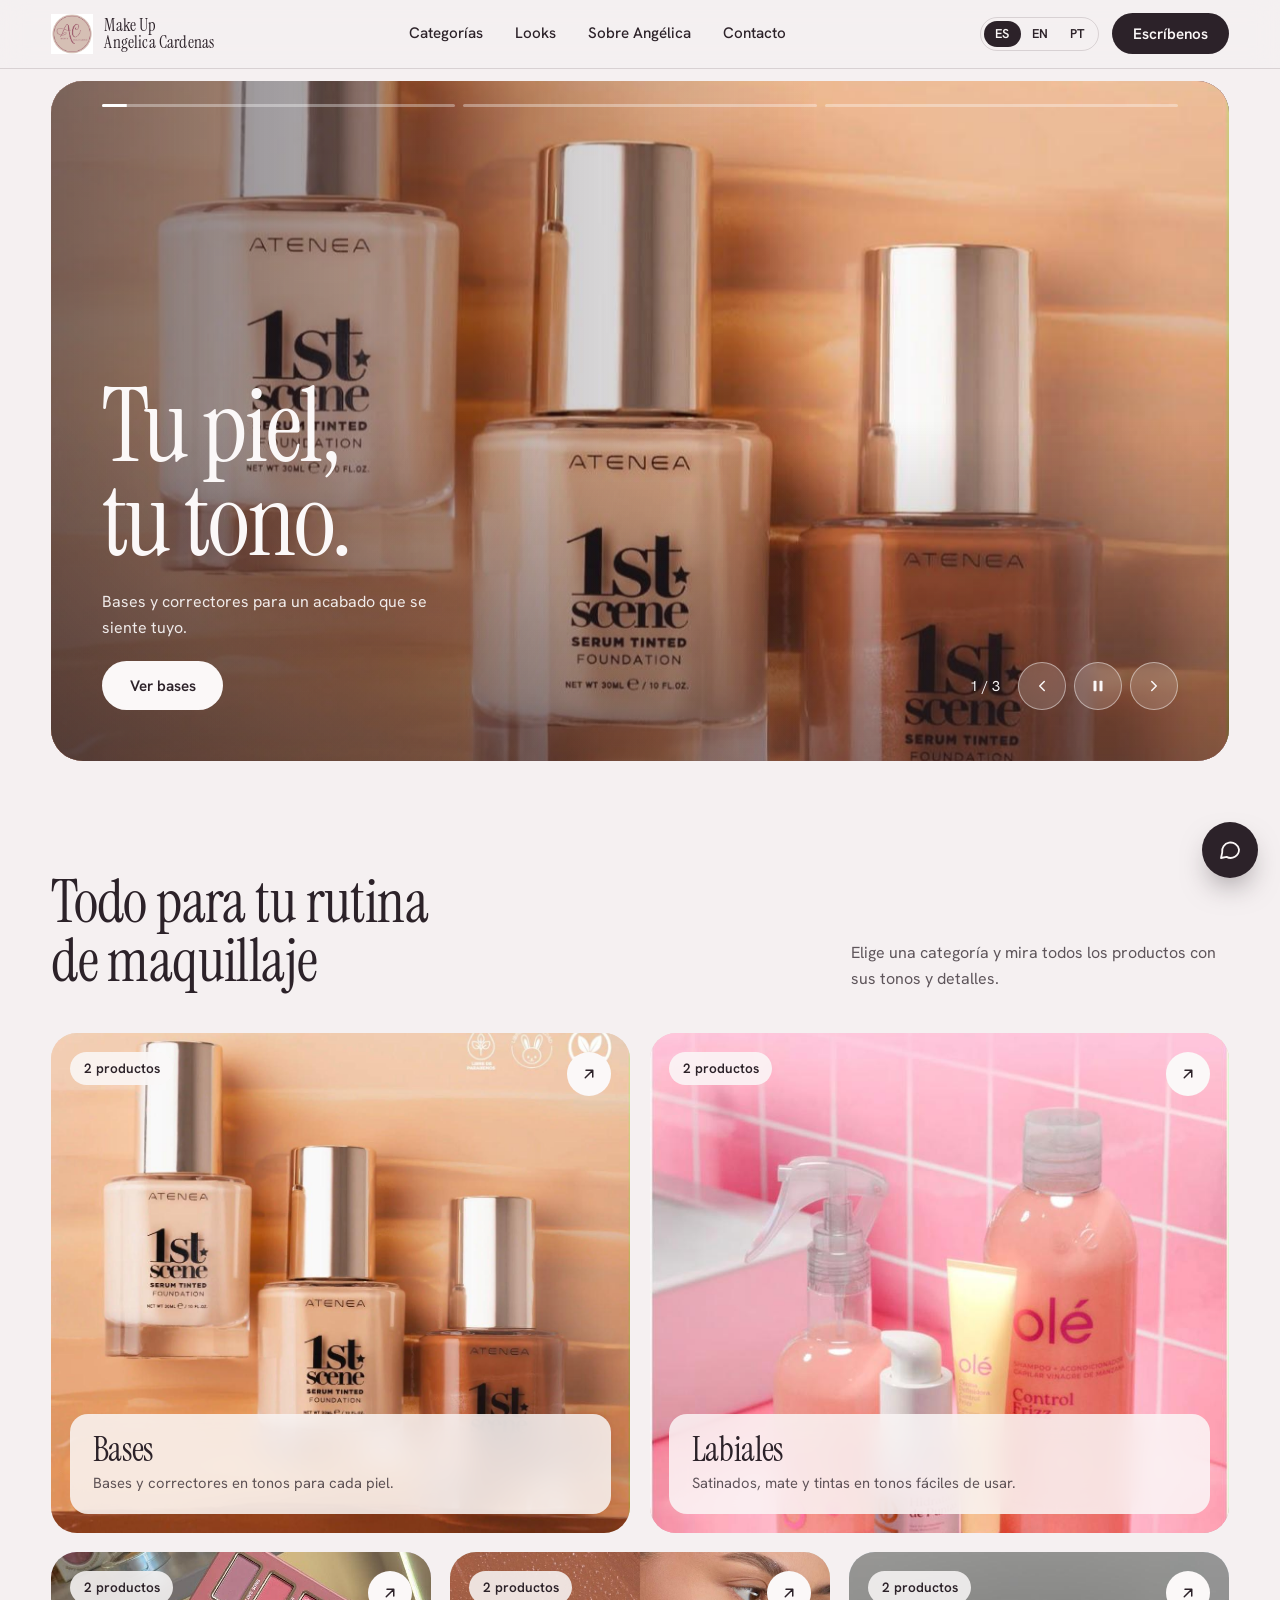
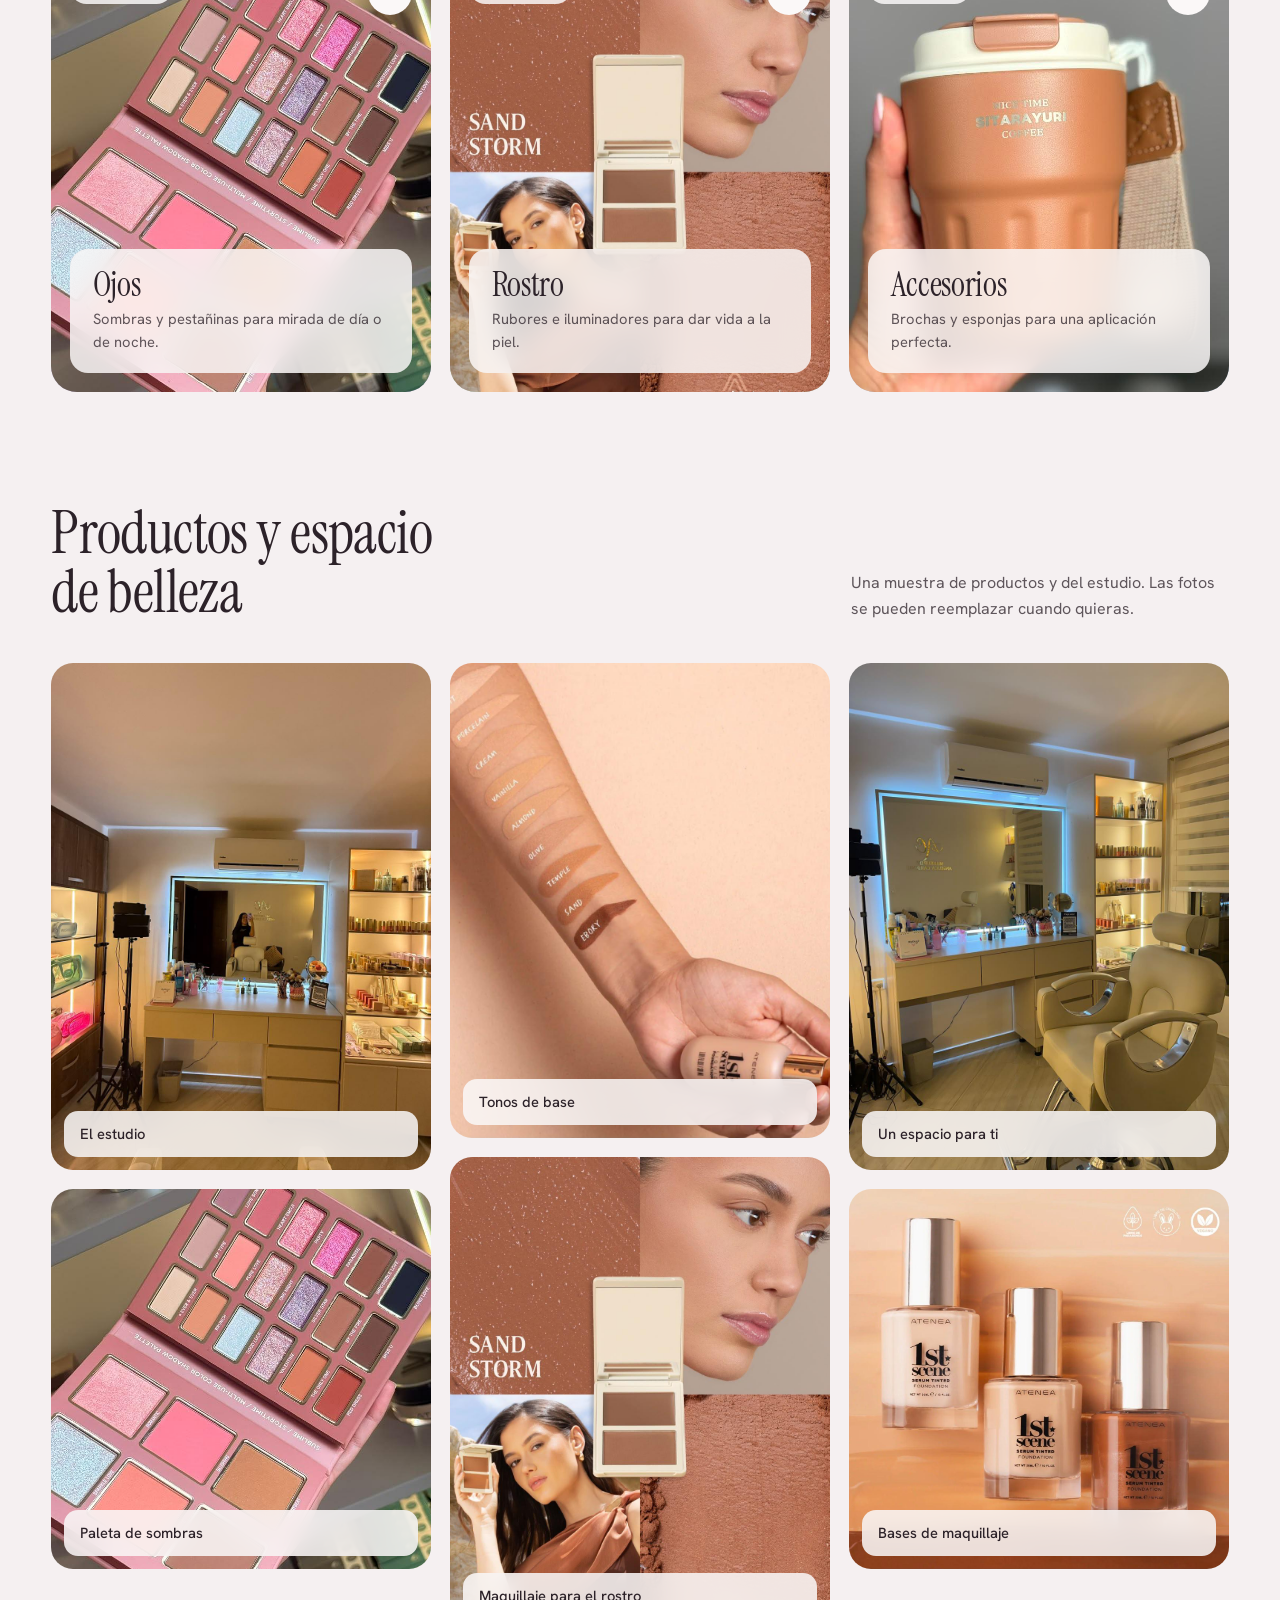
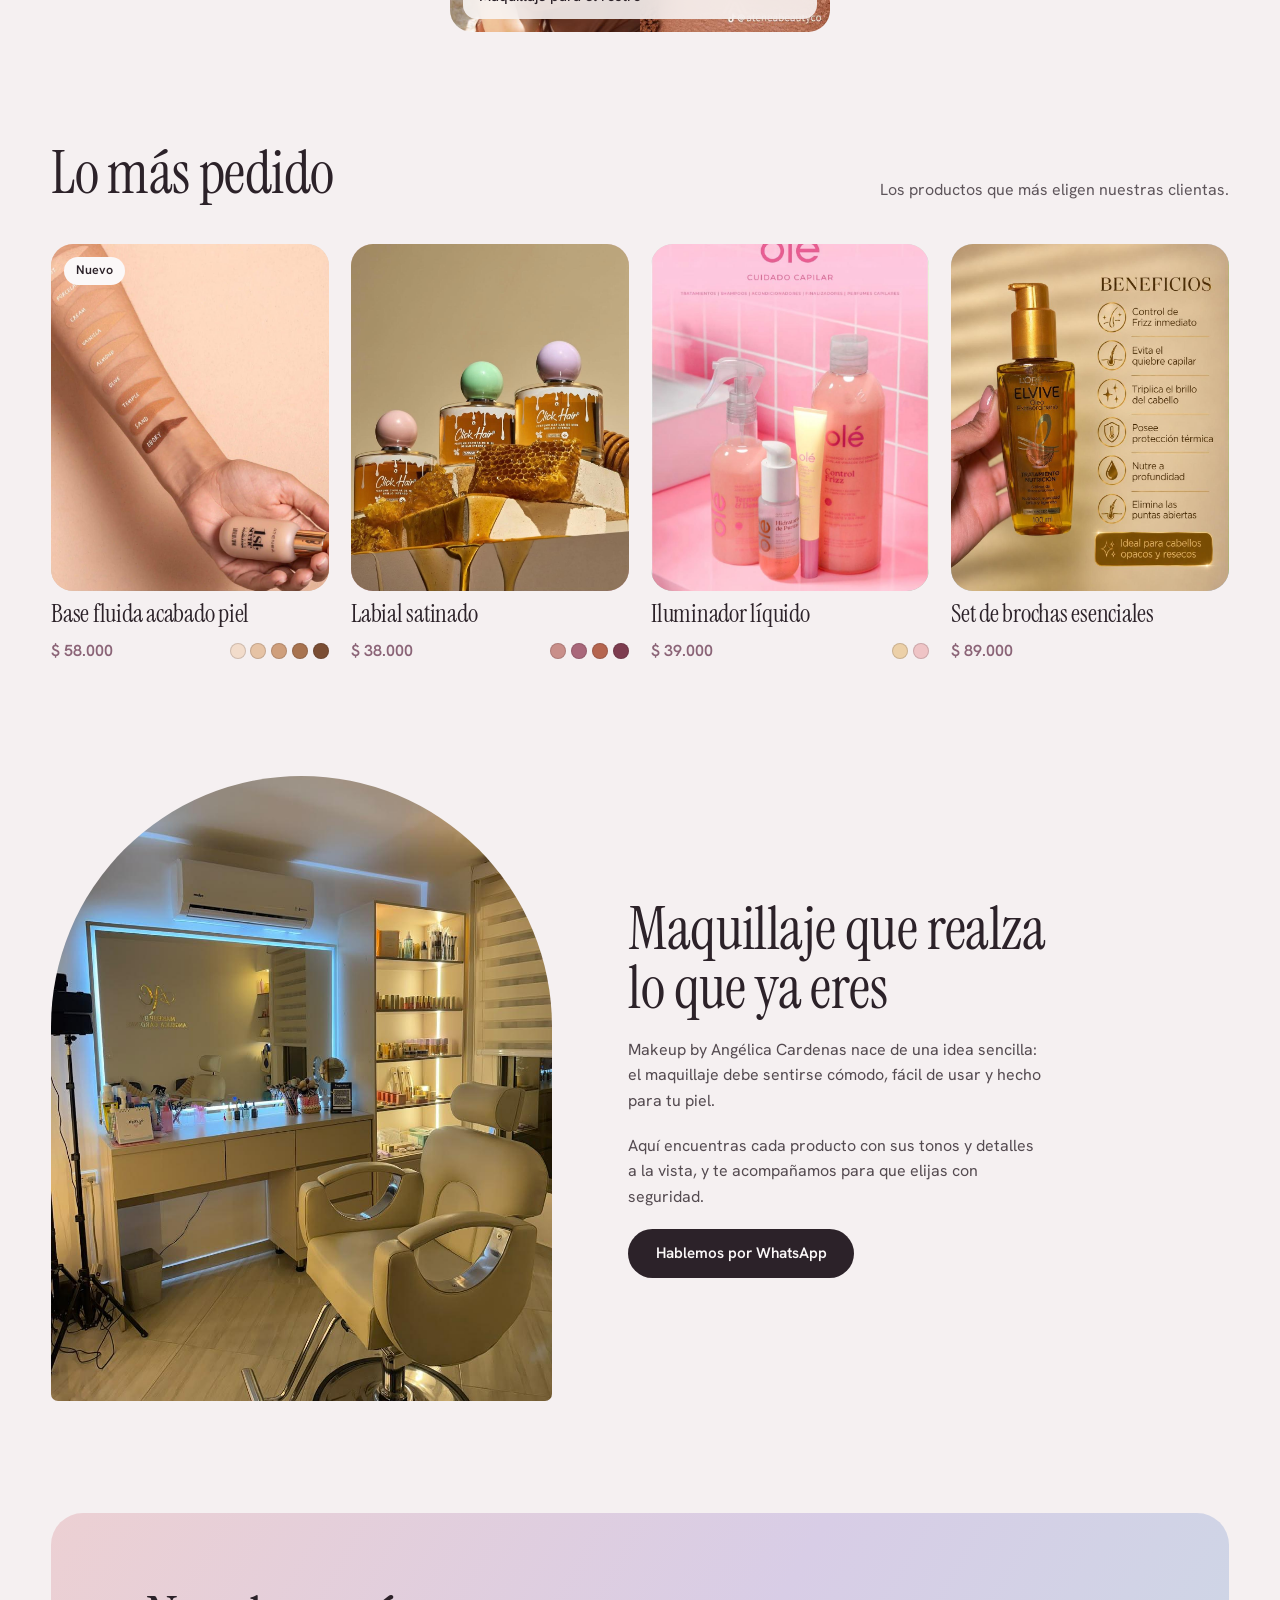
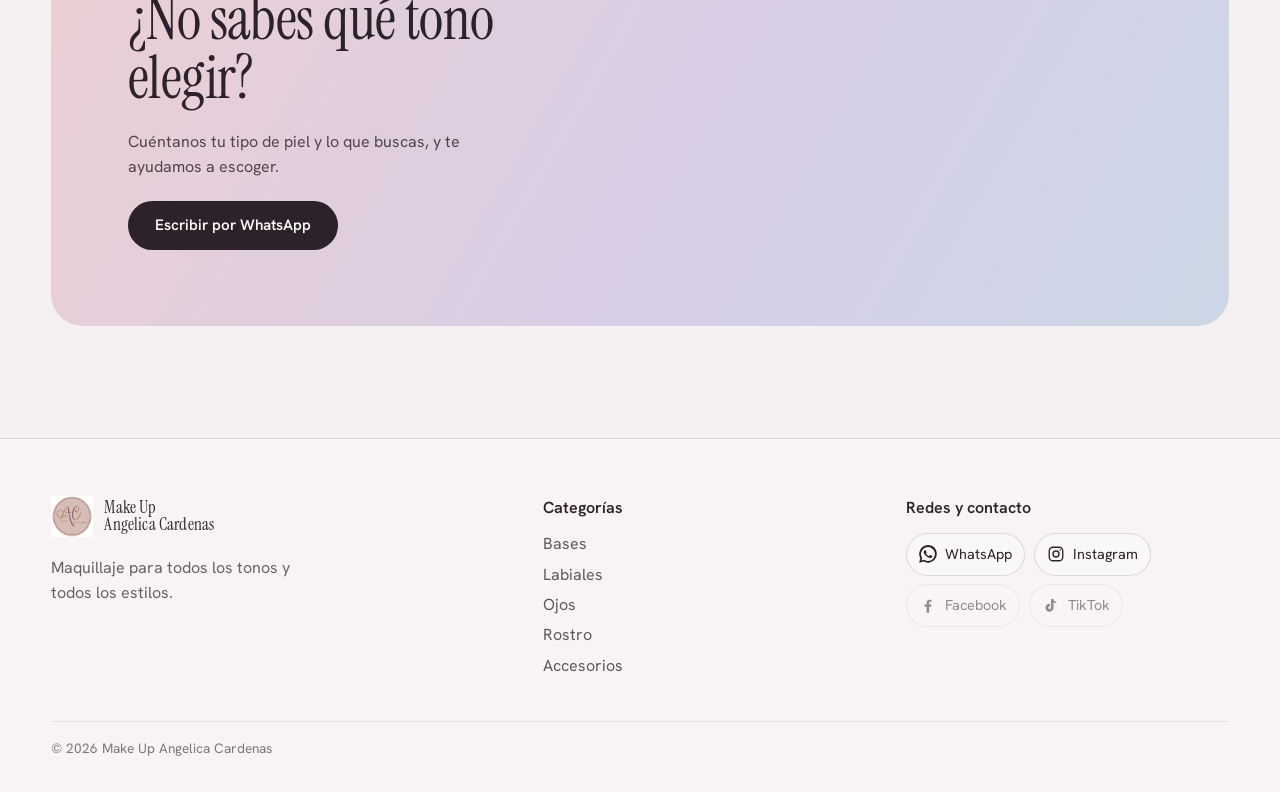
<file: index.html>
<!DOCTYPE html>
<html lang="es">
<head>
<meta charset="UTF-8">
<meta name="viewport" content="width=device-width, initial-scale=1">
<title>{marca} · Maquillaje</title>
<link rel="preconnect" href="https://fonts.googleapis.com">
<link rel="preconnect" href="https://fonts.gstatic.com" crossorigin>
<link href="https://fonts.googleapis.com/css2?family=Hanken+Grotesk:wght@400;500;600&family=Instrument+Serif:ital@0;1&display=swap" rel="stylesheet">
<link rel="stylesheet" href="css/estilos.css">
</head>
<body>
<div class="telon notranslate" translate="no" aria-hidden="true"><img class="logo-marca" src="assets/logo/AC.png" alt=""><p data-marca-completa></p></div>
<header class="cabecera">
<div class="contenedor barra">
<a class="marca notranslate" translate="no" href="index.html"><img class="logo-marca" src="assets/logo/AC.png" alt=""><span class="marca-nombre" data-marca></span></a>
<nav>
<a href="#categorias">Categorías</a>
<a href="#looks">Looks</a>
<a href="#sobre">Sobre Angélica</a>
<a href="#contacto">Contacto</a>
</nav>
<div class="acciones"><div class="idiomas notranslate" translate="no"></div><a class="boton" data-whatsapp target="_blank" rel="noopener">Escríbenos</a></div>
</div>
</header>

<main>
<h1 class="solo-lectura" data-marca-completa></h1>

<section class="contenedor carrusel" aria-roledescription="carrusel" aria-label="Novedades">
<div class="slide s1 activa">
<img src="media/carrusel/bases-atenea.jpeg" alt="Bases de maquillaje en varios tonos">
<div class="texto">
<p class="titular"><span>Tu piel,</span><span>tu tono.</span></p>
<p class="sub">Bases y correctores para un acabado que se siente tuyo.</p>
<a class="boton claro" href="categoria.html?c=bases">Ver bases</a>
</div>
</div>
<div class="slide s2">
<img src="media/carrusel/tonos-base-atenea.jpeg" alt="Muestra de tonos de base sobre la piel">
<div class="texto">
<p class="titular"><span>Encuentra</span><span>tu tono.</span></p>
<p class="sub">Mira los tonos de base y elige el que mejor se adapta a tu piel.</p>
<a class="boton claro" href="categoria.html?c=bases">Ver bases</a>
</div>
</div>
<div class="slide s3">
<img src="media/productos/paleta-sombras.jpeg" alt="Paleta de sombras en tonos rosados y neutros">
<div class="texto">
<p class="titular"><span>Color con</span><span>intención.</span></p>
<p class="sub">Sombras en tonos fáciles de combinar para crear tu propio estilo.</p>
<a class="boton claro" href="categoria.html?c=ojos">Ver sombras</a>
</div>
</div>
<div class="puntos"></div>
<div class="controles">
<span class="contador"></span>
<button class="anterior" aria-label="Anterior"><svg viewBox="0 0 24 24" width="18" height="18" fill="none" stroke="currentColor" stroke-width="2" stroke-linecap="round" stroke-linejoin="round"><path d="M15 6l-6 6 6 6"/></svg></button>
<button class="pausa" aria-label="Pausar"></button>
<button class="siguiente" aria-label="Siguiente"><svg viewBox="0 0 24 24" width="18" height="18" fill="none" stroke="currentColor" stroke-width="2" stroke-linecap="round" stroke-linejoin="round"><path d="M9 6l6 6-6 6"/></svg></button>
</div>
</section>

<section id="categorias" class="contenedor seccion">
<div class="cabeza-seccion">
<h2>Todo para tu rutina de maquillaje</h2>
<p class="intro">Elige una categoría y mira todos los productos con sus tonos y detalles.</p>
</div>
<div class="categorias"></div>
</section>

<section id="looks" class="contenedor seccion">
<div class="cabeza-seccion">
<h2>Productos y espacio de belleza</h2>
<p class="intro">Una muestra de productos y del estudio. Las fotos se pueden reemplazar cuando quieras.</p>
</div>
<div class="galeria">
<figure class="look"><img src="media/Local/estudio-angelica-1.jpeg" alt="Vista del estudio de Makeup by Angélica"><figcaption>El estudio</figcaption></figure>
<figure class="look"><img src="media/productos/paleta-sombras.jpeg" alt="Paleta de sombras en tonos rosados y neutros"><figcaption>Paleta de sombras</figcaption></figure>
<figure class="look"><img src="media/carrusel/tonos-base-atenea.jpeg" alt="Muestra de tonos de base sobre la piel"><figcaption>Tonos de base</figcaption></figure>
<figure class="look"><img src="media/productos/polvo-rostro-sandstorm.jpeg" alt="Producto de maquillaje Sand Storm"><figcaption>Maquillaje para el rostro</figcaption></figure>
<figure class="look"><img src="media/Local/estudio-angelica-2.jpeg" alt="Interior del estudio de Makeup by Angélica"><figcaption>Un espacio para ti</figcaption></figure>
<figure class="look"><img src="media/carrusel/bases-atenea.jpeg" alt="Productos de base de maquillaje en varios tonos"><figcaption>Bases de maquillaje</figcaption></figure>
</div>
</section>

<section id="destacados" class="contenedor seccion">
<div class="cabeza-seccion">
<h2>Lo más pedido</h2>
<p class="intro">Los productos que más eligen nuestras clientas.</p>
</div>
<div class="productos destacados"></div>
</section>

<section id="sobre" class="contenedor seccion sobre">
<div class="retrato"><img src="media/Local/estudio-angelica-2.jpeg" alt="Interior del estudio de Makeup by Angélica"></div>
<div class="sobre-texto">
<h2>Maquillaje que realza lo que ya eres</h2>
<p>Makeup by Angélica Cardenas nace de una idea sencilla: el maquillaje debe sentirse cómodo, fácil de usar y hecho para tu piel.</p>
<p>Aquí encuentras cada producto con sus tonos y detalles a la vista, y te acompañamos para que elijas con seguridad.</p>
<a class="boton" data-whatsapp target="_blank" rel="noopener">Hablemos por WhatsApp</a>
</div>
</section>

<section id="contacto" class="contenedor contacto">
<h2>¿No sabes qué tono elegir?</h2>
<p>Cuéntanos tu tipo de piel y lo que buscas, y te ayudamos a escoger.</p>
<a class="boton" data-whatsapp target="_blank" rel="noopener">Escribir por WhatsApp</a>
</section>
</main>

<footer class="pie">
<div class="contenedor pie-grid">
<div>
<p class="marca notranslate" translate="no"><img class="logo-marca" src="assets/logo/AC.png" alt=""><span class="marca-nombre" data-marca></span></p>
<p class="pie-texto">Maquillaje para todos los tonos y todos los estilos.</p>
</div>
<div>
<p class="pie-titulo">Categorías</p>
<div class="pie-categorias"></div>
</div>
<div>
<p class="pie-titulo">Redes y contacto</p>
<div class="redes">
<a class="red-social" data-whatsapp target="_blank" rel="noopener" aria-label="WhatsApp" title="WhatsApp">
<svg class="icono-red" viewBox="0 0 24 24" aria-hidden="true" fill="currentColor"><path d="M20.52 3.48A11.9 11.9 0 0 0 1.8 17.82L.2 23.7l6.03-1.58A11.9 11.9 0 0 0 20.52 3.48ZM12 21.3a9.3 9.3 0 0 1-4.74-1.3l-.34-.2-3.58.94.95-3.49-.22-.36A9.3 9.3 0 1 1 12 21.3Zm5.1-6.97c-.28-.14-1.66-.82-1.92-.91-.26-.1-.44-.14-.63.14-.18.28-.72.91-.88 1.1-.16.18-.32.2-.6.07-.28-.14-1.18-.44-2.25-1.4-.83-.73-1.4-1.64-1.57-1.92-.16-.28-.02-.43.12-.57.13-.12.28-.32.42-.48.14-.16.19-.28.28-.46.1-.18.05-.35-.02-.49-.07-.14-.63-1.52-.86-2.08-.23-.54-.46-.47-.63-.48h-.54c-.18 0-.48.07-.74.35-.26.28-.97.95-.97 2.32 0 1.36 1 2.68 1.13 2.86.14.18 1.97 3 4.77 4.2.67.28 1.2.45 1.6.57.67.21 1.28.18 1.76.11.54-.08 1.66-.68 1.9-1.33.23-.66.23-1.22.16-1.34-.07-.12-.25-.19-.53-.33Z"/></svg>
<span>WhatsApp</span>
</a>
<a class="red-social" data-instagram target="_blank" rel="noopener" aria-label="Instagram" title="Instagram">
<svg class="icono-red" viewBox="0 0 24 24" aria-hidden="true" fill="none" stroke="currentColor" stroke-width="1.8"><rect x="3" y="3" width="18" height="18" rx="5"/><circle cx="12" cy="12" r="4"/><circle cx="17.5" cy="6.5" r="1" fill="currentColor" stroke="none"/></svg>
<span>Instagram</span>
</a>
<a class="red-social" data-facebook target="_blank" rel="noopener" aria-label="Facebook, enlace pendiente de configurar" title="Enlace pendiente de configurar">
<svg class="icono-red" viewBox="0 0 24 24" aria-hidden="true" fill="currentColor"><path d="M13.5 21v-8h2.7l.4-3.1h-3.1v-2c0-.9.3-1.5 1.6-1.5h1.7V3.6c-.3 0-1.3-.1-2.5-.1-2.5 0-4.2 1.5-4.2 4.3v2.1H7.3V13h2.8v8h3.4Z"/></svg>
<span>Facebook</span>
</a>
<a class="red-social" data-tiktok target="_blank" rel="noopener" aria-label="TikTok, enlace pendiente de configurar" title="Enlace pendiente de configurar">
<svg class="icono-red" viewBox="0 0 24 24" aria-hidden="true" fill="currentColor"><path d="M19.6 8.3a7.1 7.1 0 0 1-4.2-1.4v7.3a5.4 5.4 0 1 1-4.7-5.3v3.7a1.8 1.8 0 1 0 1.3 1.7V2.5h3.4c.2 2 1.6 3.6 3.6 3.9v1.9h.6Z"/></svg>
<span>TikTok</span>
</a>
</div>
</div>
</div>
<p class="contenedor derechos">© <span data-anio></span> <span class="notranslate" translate="no" data-marca-completa></span></p>
</footer>

<div id="google_translate_element" class="traductor"></div>
<script src="js/productos.js"></script>
<script src="js/principal.js"></script>
<script src="js/traductor.js"></script>
<script src="https://translate.google.com/translate_a/element.js?cb=iniciarTraductor"></script>
</body>
</html>
</file>
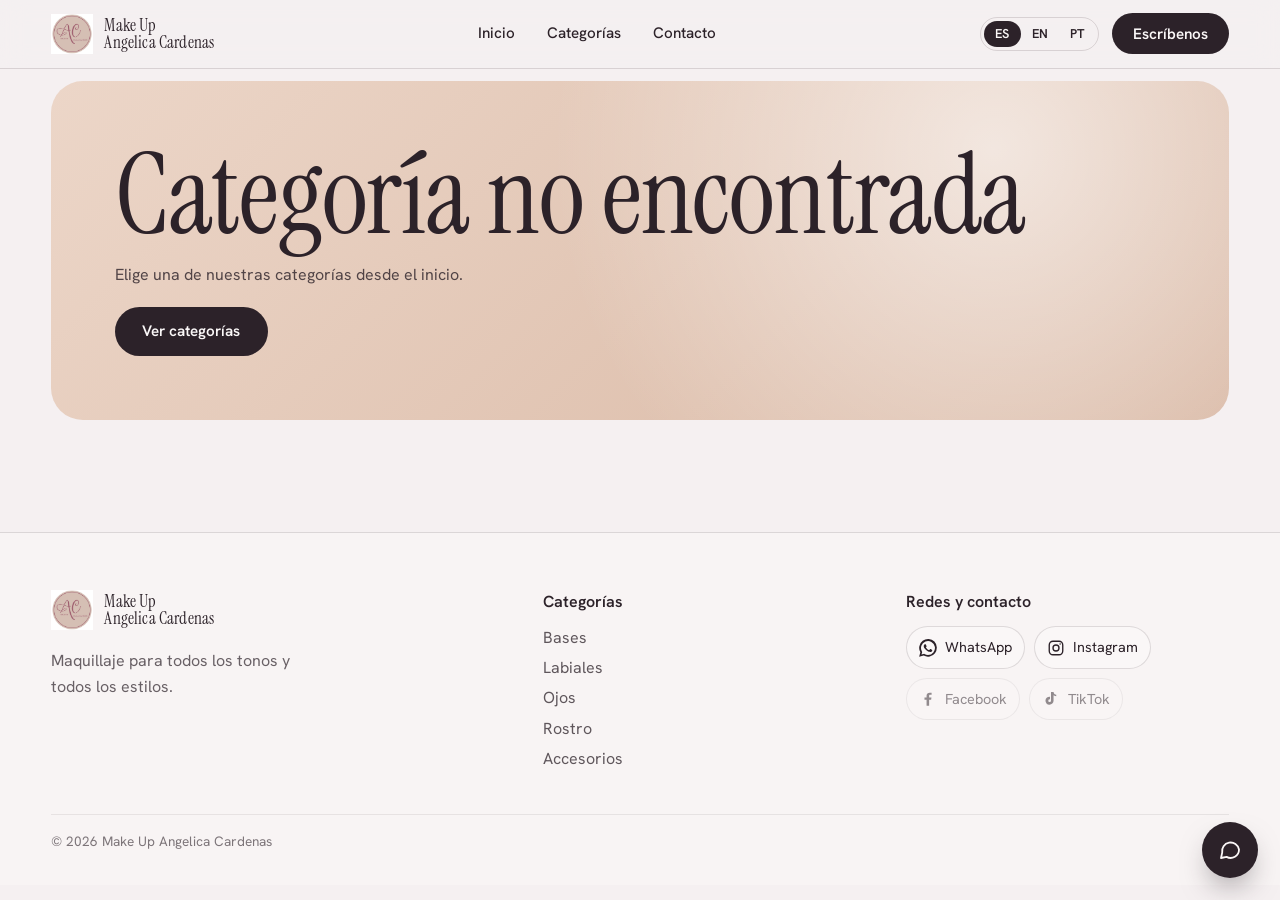
<file: categoria.html>
<!DOCTYPE html>
<html lang="es">
<head>
<meta charset="UTF-8">
<meta name="viewport" content="width=device-width, initial-scale=1">
<title>{marca} · Productos</title>
<link rel="preconnect" href="https://fonts.googleapis.com">
<link rel="preconnect" href="https://fonts.gstatic.com" crossorigin>
<link href="https://fonts.googleapis.com/css2?family=Hanken+Grotesk:wght@400;500;600&family=Instrument+Serif:ital@0;1&display=swap" rel="stylesheet">
<link rel="stylesheet" href="css/estilos.css">
</head>
<body class="catalogo">
<header class="cabecera">
<div class="contenedor barra">
<a class="marca notranslate" translate="no" href="index.html"><img class="logo-marca" src="assets/logo/AC.png" alt=""><span class="marca-nombre" data-marca></span></a>
<nav>
<a href="index.html">Inicio</a>
<a href="index.html#categorias">Categorías</a>
<a href="index.html#contacto">Contacto</a>
</nav>
<div class="acciones"><div class="idiomas notranslate" translate="no"></div><a class="boton" data-whatsapp target="_blank" rel="noopener">Escríbenos</a></div>
</div>
</header>

<main class="contenedor">
<div class="encabezado-cat">
<div>
<h1></h1>
<p class="intro"></p>
</div>
<p class="total"></p>
</div>

<div class="chips"></div>

<div class="barra-filtros">
<input class="buscador" type="search" placeholder="Buscar en esta categoría" aria-label="Buscar productos">
<select class="orden" aria-label="Ordenar productos">
<option value="relevancia">Orden sugerido</option>
<option value="menor">Menor precio</option>
<option value="mayor">Mayor precio</option>
</select>
</div>

<div class="productos"></div>
</main>

<dialog class="detalle"></dialog>

<footer class="pie">
<div class="contenedor pie-grid">
<div>
<p class="marca notranslate" translate="no"><img class="logo-marca" src="assets/logo/AC.png" alt=""><span class="marca-nombre" data-marca></span></p>
<p class="pie-texto">Maquillaje para todos los tonos y todos los estilos.</p>
</div>
<div>
<p class="pie-titulo">Categorías</p>
<div class="pie-categorias"></div>
</div>
<div>
<p class="pie-titulo">Redes y contacto</p>
<div class="redes">
<a class="red-social" data-whatsapp target="_blank" rel="noopener" aria-label="WhatsApp" title="WhatsApp">
<svg class="icono-red" viewBox="0 0 24 24" aria-hidden="true" fill="currentColor"><path d="M20.52 3.48A11.9 11.9 0 0 0 1.8 17.82L.2 23.7l6.03-1.58A11.9 11.9 0 0 0 20.52 3.48ZM12 21.3a9.3 9.3 0 0 1-4.74-1.3l-.34-.2-3.58.94.95-3.49-.22-.36A9.3 9.3 0 1 1 12 21.3Zm5.1-6.97c-.28-.14-1.66-.82-1.92-.91-.26-.1-.44-.14-.63.14-.18.28-.72.91-.88 1.1-.16.18-.32.2-.6.07-.28-.14-1.18-.44-2.25-1.4-.83-.73-1.4-1.64-1.57-1.92-.16-.28-.02-.43.12-.57.13-.12.28-.32.42-.48.14-.16.19-.28.28-.46.1-.18.05-.35-.02-.49-.07-.14-.63-1.52-.86-2.08-.23-.54-.46-.47-.63-.48h-.54c-.18 0-.48.07-.74.35-.26.28-.97.95-.97 2.32 0 1.36 1 2.68 1.13 2.86.14.18 1.97 3 4.77 4.2.67.28 1.2.45 1.6.57.67.21 1.28.18 1.76.11.54-.08 1.66-.68 1.9-1.33.23-.66.23-1.22.16-1.34-.07-.12-.25-.19-.53-.33Z"/></svg>
<span>WhatsApp</span>
</a>
<a class="red-social" data-instagram target="_blank" rel="noopener" aria-label="Instagram" title="Instagram">
<svg class="icono-red" viewBox="0 0 24 24" aria-hidden="true" fill="none" stroke="currentColor" stroke-width="1.8"><rect x="3" y="3" width="18" height="18" rx="5"/><circle cx="12" cy="12" r="4"/><circle cx="17.5" cy="6.5" r="1" fill="currentColor" stroke="none"/></svg>
<span>Instagram</span>
</a>
<a class="red-social" data-facebook target="_blank" rel="noopener" aria-label="Facebook, enlace pendiente de configurar" title="Enlace pendiente de configurar">
<svg class="icono-red" viewBox="0 0 24 24" aria-hidden="true" fill="currentColor"><path d="M13.5 21v-8h2.7l.4-3.1h-3.1v-2c0-.9.3-1.5 1.6-1.5h1.7V3.6c-.3 0-1.3-.1-2.5-.1-2.5 0-4.2 1.5-4.2 4.3v2.1H7.3V13h2.8v8h3.4Z"/></svg>
<span>Facebook</span>
</a>
<a class="red-social" data-tiktok target="_blank" rel="noopener" aria-label="TikTok, enlace pendiente de configurar" title="Enlace pendiente de configurar">
<svg class="icono-red" viewBox="0 0 24 24" aria-hidden="true" fill="currentColor"><path d="M19.6 8.3a7.1 7.1 0 0 1-4.2-1.4v7.3a5.4 5.4 0 1 1-4.7-5.3v3.7a1.8 1.8 0 1 0 1.3 1.7V2.5h3.4c.2 2 1.6 3.6 3.6 3.9v1.9h.6Z"/></svg>
<span>TikTok</span>
</a>
</div>
</div>
</div>
<p class="contenedor derechos">© <span data-anio></span> <span class="notranslate" translate="no" data-marca-completa></span></p>
</footer>

<div id="google_translate_element" class="traductor"></div>
<script src="js/productos.js"></script>
<script src="js/principal.js"></script>
<script src="js/catalogo.js"></script>
<script src="js/traductor.js"></script>
<script src="https://translate.google.com/translate_a/element.js?cb=iniciarTraductor"></script>
</body>
</html>
</file>
<file: css/estilos.css>
*, *::before, *::after { box-sizing: border-box; margin: 0; }

:root {
  --seda: #f5f0f1;
  --papel: #fbf8f8;
  --tinta: #2c2229;
  --malva: #8b6477;
  --linea: rgba(44, 34, 41, .14);
  --display: 'Instrument Serif', Georgia, serif;
  --texto: 'Hanken Grotesk', system-ui, sans-serif;
  --curva: cubic-bezier(.2, .8, .2, 1);
  --radio: 26px;
}

html { scroll-behavior: smooth; scroll-padding-top: 5rem; }

body {
  background: var(--seda);
  color: var(--tinta);
  font-family: var(--texto);
  line-height: 1.6;
  -webkit-font-smoothing: antialiased;
}

img, video { display: block; max-width: 100%; }
a { color: inherit; text-decoration: none; }
:focus-visible { outline: 3px solid var(--malva); outline-offset: 3px; }

.contenedor { width: min(1220px, 92%); margin-inline: auto; }

.solo-lectura {
  position: absolute;
  width: 1px;
  height: 1px;
  overflow: hidden;
  clip-path: inset(50%);
}

h1, h2, h3 { font-family: var(--display); font-weight: 400; line-height: 1; letter-spacing: -.01em; }
h2 { font-size: clamp(2.3rem, 4.6vw, 3.7rem); max-width: 16ch; }

.intro { max-width: 42ch; opacity: .75; }

.boton {
  display: inline-flex;
  align-items: center;
  padding: .9rem 1.7rem;
  border: 0;
  border-radius: 999px;
  background: linear-gradient(var(--malva), var(--malva)) no-repeat 0 100% / 0 100% var(--tinta);
  color: var(--papel);
  font: 600 .95rem var(--texto);
  cursor: pointer;
  transition: background-size .55s var(--curva);
}

.boton:hover { background-size: 100% 100%; }

.boton.claro {
  background: linear-gradient(var(--tinta), var(--tinta)) no-repeat 0 100% / 0 100% var(--papel);
  color: var(--tinta);
  transition: background-size .55s var(--curva), color .4s;
}

.boton.claro:hover { color: var(--papel); }

.cabecera {
  position: sticky;
  top: 0;
  z-index: 30;
  background: rgba(245, 240, 241, .82);
  backdrop-filter: blur(14px);
  border-bottom: 1px solid var(--linea);
}

.barra { display: grid; grid-template-columns: auto 1fr auto; align-items: center; gap: 2rem; padding: .8rem 0; }
.acciones { display: flex; align-items: center; gap: .8rem; }
.barra .boton { padding: .65rem 1.3rem; }
.marca { display: inline-flex; align-items: center; gap: .7rem; font-family: var(--display); font-size: 1.7rem; line-height: 1; }
.marca-nombre { white-space: pre-line; font-size: clamp(1.05rem, 1.35vw, 1.3rem); line-height: .98; letter-spacing: .01em; }

.logo-marca {
  width: 42px;
  height: 42px;
  flex: none;
  object-fit: contain;
  transition: transform .6s var(--curva);
}

a.marca:hover .logo-marca { transform: rotate(-8deg) scale(1.04); }

nav { display: flex; justify-self: center; gap: 2rem; }

nav a {
  padding-bottom: 2px;
  background: linear-gradient(var(--tinta), var(--tinta)) no-repeat 0 100% / 0 1px;
  font-weight: 500;
  font-size: .95rem;
  transition: background-size .4s var(--curva);
}

nav a:hover { background-size: 100% 1px; }

.carrusel {
  position: relative;
  height: min(82vh, 680px);
  margin-top: .8rem;
  border-radius: 32px;
  overflow: hidden;
  background: var(--tinta);
}

.slide {
  position: absolute;
  inset: 0;
  opacity: 0;
  visibility: hidden;
  transition: opacity 1.1s var(--curva), visibility 0s 1.1s;
}

.slide.activa { opacity: 1; visibility: visible; z-index: 1; transition: opacity 1.1s var(--curva); }

.s1 { background: radial-gradient(at 20% 20%, #e9cdd0, transparent 55%), radial-gradient(at 80% 75%, #c9b3c7, transparent 55%), #a98396; }
.s2 { background: radial-gradient(at 25% 25%, #c9d8cc, transparent 55%), radial-gradient(at 75% 75%, #c8d6e5, transparent 55%), #7f9a93; }
.s3 { background: radial-gradient(at 20% 25%, #efd5c4, transparent 55%), radial-gradient(at 80% 70%, #d4c9e2, transparent 55%), #b08a84; }

.slide img, .slide video { position: absolute; inset: 0; width: 100%; height: 100%; object-fit: cover; }
.listo .slide.activa :is(img, video) { animation: zoom 10s var(--curva) both; }
.carrusel.pausado :is(img, video) { animation-play-state: paused; }

@keyframes zoom { from { transform: scale(1.12); } to { transform: scale(1); } }

.slide::after {
  content: "";
  position: absolute;
  inset: 0;
  background:
    linear-gradient(90deg, rgba(44, 34, 41, .6), transparent 65%),
    linear-gradient(to top, rgba(44, 34, 41, .45), transparent 50%);
}

.texto {
  position: absolute;
  left: clamp(1.5rem, 4vw, 3.5rem);
  bottom: clamp(1.5rem, 4vw, 3.5rem);
  z-index: 2;
  display: grid;
  justify-items: start;
  gap: 1.3rem;
  max-width: 600px;
  color: var(--papel);
}

.titular { font-family: var(--display); font-size: clamp(3rem, 8vw, 6.4rem); line-height: .92; letter-spacing: -.02em; }
.titular span { display: block; }
.sub { max-width: 38ch; opacity: .92; }

.listo .slide.activa :is(.titular span, .sub, .boton) { animation: subir 1s var(--curva) both; }
.listo .slide.activa .titular span:nth-child(2) { animation-delay: .12s; }
.listo .slide.activa .sub { animation-delay: .3s; }
.listo .slide.activa .boton { animation-delay: .42s; }

@keyframes subir { from { opacity: 0; transform: translateY(32px); } }

.puntos {
  position: absolute;
  top: 1.4rem;
  left: clamp(1.5rem, 4vw, 3.5rem);
  right: clamp(1.5rem, 4vw, 3.5rem);
  z-index: 3;
  display: flex;
  gap: .5rem;
}

.punto {
  position: relative;
  flex: 1;
  height: 3px;
  padding: 0;
  border: 0;
  border-radius: 3px;
  overflow: hidden;
  background: rgba(255, 255, 255, .35);
  cursor: pointer;
}

.punto::before { content: ""; position: absolute; inset: -10px 0; }

.punto::after {
  content: "";
  position: absolute;
  inset: 0;
  background: #fff;
  transform-origin: left;
  transform: scaleX(var(--p, 0));
}

.controles {
  position: absolute;
  right: clamp(1.5rem, 4vw, 3.5rem);
  bottom: clamp(1.5rem, 4vw, 3.5rem);
  z-index: 3;
  display: flex;
  align-items: center;
  gap: .5rem;
  color: var(--papel);
}

.contador { margin-right: .6rem; font-size: .9rem; font-variant-numeric: tabular-nums; }

.controles button {
  display: grid;
  place-items: center;
  width: 48px;
  height: 48px;
  border: 1px solid rgba(255, 255, 255, .45);
  border-radius: 50%;
  background: rgba(251, 248, 248, .16);
  backdrop-filter: blur(8px);
  color: inherit;
  cursor: pointer;
  transition: background .3s, color .3s, transform .3s var(--curva);
}

.controles button:hover { background: var(--papel); color: var(--tinta); transform: scale(1.08); }

.seccion { padding-top: 7rem; }

.cabeza-seccion {
  display: flex;
  flex-wrap: wrap;
  justify-content: space-between;
  align-items: end;
  gap: 1.5rem 3rem;
  margin-bottom: 2.6rem;
}

.categorias { display: grid; grid-template-columns: repeat(6, 1fr); gap: 1.2rem; }

.tarjeta {
  position: relative;
  grid-column: span 2;
  display: flex;
  flex-direction: column;
  justify-content: flex-end;
  min-height: 440px;
  padding: 1.2rem;
  border-radius: var(--radio);
  overflow: hidden;
  isolation: isolate;
  background:
    radial-gradient(circle at 72% 24%, rgba(255, 255, 255, .6), transparent 42%),
    linear-gradient(160deg, var(--a), var(--b));
}

.tarjeta:nth-child(-n+2) { grid-column: span 3; min-height: 500px; }

.tarjeta img {
  position: absolute;
  inset: 0;
  z-index: -1;
  width: 100%;
  height: 100%;
  object-fit: cover;
  transition: transform 1.1s var(--curva);
}

.tarjeta:hover img { transform: scale(1.07); }

.total {
  font-size: .85rem;
  font-weight: 600;
}

.tarjeta .total {
  position: absolute;
  top: 1.2rem;
  left: 1.2rem;
  padding: .35rem .85rem;
  border-radius: 999px;
  background: rgba(251, 248, 248, .85);
  backdrop-filter: blur(8px);
}

.circulo {
  position: absolute;
  top: 1.2rem;
  right: 1.2rem;
  display: grid;
  place-items: center;
  width: 44px;
  height: 44px;
  border-radius: 50%;
  background: var(--papel);
  transition: transform .6s var(--curva), background .4s, color .4s;
}

.tarjeta:hover .circulo { transform: rotate(45deg); background: var(--tinta); color: var(--papel); }

.panel {
  padding: 1.2rem 1.4rem;
  border-radius: 18px;
  background: rgba(251, 248, 248, .84);
  backdrop-filter: blur(14px);
}

.panel h3 { font-size: 2.1rem; }
.panel p { margin-top: .3rem; font-size: .92rem; opacity: .75; }

.galeria { columns: 3 260px; column-gap: 1.2rem; }

.look {
  position: relative;
  break-inside: avoid;
  margin: 0 0 1.2rem;
  border-radius: 22px;
  overflow: hidden;
  background:
    radial-gradient(circle at 70% 25%, rgba(255, 255, 255, .55), transparent 45%),
    linear-gradient(160deg, var(--a), var(--b));
}

.look:nth-child(1) { --a: #ecc9cd; --b: #cf9aa8; aspect-ratio: 3 / 4; }
.look:nth-child(2) { --a: #d8cde6; --b: #ab9cc8; aspect-ratio: 1; }
.look:nth-child(3) { --a: #ecd6c8; --b: #d9b8a4; aspect-ratio: 4 / 5; }
.look:nth-child(4) { --a: #cfdcd2; --b: #9fbba8; aspect-ratio: 4 / 5; }
.look:nth-child(5) { --a: #cbd8e6; --b: #9db5cf; aspect-ratio: 3 / 4; }
.look:nth-child(6) { --a: #e6c9d9; --b: #b98fa8; aspect-ratio: 1; }

.look img { width: 100%; height: 100%; object-fit: cover; transition: transform 1s var(--curva); }
.look:hover img { transform: scale(1.06); }

.look figcaption {
  position: absolute;
  inset: auto .8rem .8rem;
  padding: .7rem 1rem;
  border-radius: 14px;
  background: rgba(251, 248, 248, .86);
  backdrop-filter: blur(12px);
  font-size: .92rem;
  font-weight: 500;
}

.oculta { opacity: 0; translate: 0 44px; }
.oculta.visible { opacity: 1; translate: none; transition: opacity .9s var(--curva), translate .9s var(--curva); }

.productos { display: grid; grid-template-columns: repeat(auto-fill, minmax(240px, 1fr)); gap: 2.2rem 1.4rem; }

.producto { display: flex; flex-direction: column; gap: .7rem; }

.producto .foto,
.detalle .foto {
  position: relative;
  aspect-ratio: 4 / 5;
  border-radius: 22px;
  overflow: hidden;
  background:
    radial-gradient(circle at 70% 25%, rgba(255, 255, 255, .6), transparent 45%),
    linear-gradient(160deg, var(--a), var(--b));
}

.foto img { position: absolute; inset: 0; width: 100%; height: 100%; object-fit: cover; transition: transform 1s var(--curva); }
.producto:hover .foto img { transform: scale(1.06); }

.etiqueta {
  position: absolute;
  top: .8rem;
  left: .8rem;
  padding: .25rem .75rem;
  border-radius: 999px;
  background: var(--papel);
  font-size: .78rem;
  font-weight: 600;
}

.ver {
  position: absolute;
  inset: auto .8rem .8rem;
  padding: .7rem;
  border-radius: 14px;
  background: rgba(251, 248, 248, .94);
  font-size: .9rem;
  font-weight: 600;
  text-align: center;
  transform: translateY(140%);
  transition: transform .55s var(--curva);
}

.producto:hover .ver, .producto:focus-visible .ver { transform: none; }

@media (hover: none) { .ver { transform: none; } }

.producto h3 { font-size: 1.55rem; }
.fila { display: flex; justify-content: space-between; align-items: center; gap: 1rem; }
.precio { font-weight: 600; color: var(--malva); }
.muestras { display: flex; align-items: center; gap: .3rem; }

.muestra {
  width: 16px;
  height: 16px;
  border-radius: 50%;
  background: var(--c);
  box-shadow: inset 0 0 0 1px rgba(44, 34, 41, .18);
}

.mas { font-size: .78rem; opacity: .7; }

.contacto {
  display: grid;
  justify-items: start;
  gap: 1.3rem;
  margin-top: 7rem;
  padding: clamp(2.5rem, 6vw, 5rem);
  border-radius: 32px;
  background: linear-gradient(120deg, #ecd0d3, #d8cde6 55%, #cbd8e6);
}

.contacto h2 { max-width: 14ch; }
.contacto p { max-width: 40ch; opacity: .8; }

.encabezado-cat {
  display: flex;
  justify-content: space-between;
  align-items: end;
  gap: 2rem;
  margin-top: .8rem;
  padding: clamp(2rem, 5vw, 4rem);
  border-radius: 32px;
  background:
    radial-gradient(circle at 80% 20%, rgba(255, 255, 255, .6), transparent 45%),
    linear-gradient(135deg, var(--a, #ecd6c8), var(--b, #d9b8a4));
}

.encabezado-cat h1 { font-size: clamp(3.4rem, 9vw, 7rem); line-height: .9; margin-bottom: 1rem; }
.encabezado-cat .intro { opacity: .8; }
.encabezado-cat .boton { margin-top: 1.2rem; }

.chips { display: flex; flex-wrap: wrap; gap: .5rem; margin: 1.6rem 0 1rem; }

.chip {
  padding: .5rem 1.1rem;
  border: 1px solid var(--linea);
  border-radius: 999px;
  font-size: .92rem;
  font-weight: 500;
  transition: background .3s, color .3s, border-color .3s;
}

.chip:hover { border-color: var(--tinta); }
.chip.activo { background: var(--tinta); border-color: var(--tinta); color: var(--papel); }

.barra-filtros {
  position: sticky;
  top: 62px;
  z-index: 10;
  display: flex;
  flex-wrap: wrap;
  gap: .7rem;
  padding: .8rem 0 1.4rem;
  background: var(--seda);
}

.buscador, .orden {
  padding: .7rem 1.2rem;
  border: 1px solid var(--linea);
  border-radius: 999px;
  background: var(--papel);
  color: var(--tinta);
  font: 500 .92rem var(--texto);
}

.buscador { flex: 1 1 240px; }
.buscador:focus, .orden:focus { outline: 2px solid var(--malva); outline-offset: 1px; }

.vacio { grid-column: 1 / -1; padding: 3rem 0; opacity: .75; }

@keyframes entrar { from { opacity: 0; transform: translateY(28px); } }

.detalle {
  width: min(920px, 94vw);
  margin: auto;
  padding: 0;
  border: 0;
  border-radius: 30px;
  overflow: hidden;
  background: var(--papel);
  color: var(--tinta);
}

.detalle[open] { animation: entrar .5s var(--curva) both; }
.detalle::backdrop { background: rgba(44, 34, 41, .55); backdrop-filter: blur(6px); }

.detalle-cuerpo { display: grid; grid-template-columns: 1fr 1fr; }
.detalle .foto { aspect-ratio: auto; min-height: 480px; border-radius: 0; }
.detalle .info { display: grid; gap: 1rem; align-content: center; justify-items: start; padding: clamp(1.6rem, 4vw, 3rem); }
.detalle h2 { font-size: clamp(2.2rem, 4vw, 3rem); max-width: none; }
.detalle ul { display: grid; gap: .3rem; padding-left: 1.1rem; font-size: .95rem; }
.detalle li::marker { color: var(--malva); }

.x {
  position: absolute;
  top: 1rem;
  right: 1rem;
  z-index: 2;
  display: grid;
  place-items: center;
  width: 42px;
  height: 42px;
  border: 0;
  border-radius: 50%;
  background: rgba(251, 248, 248, .9);
  color: var(--tinta);
  cursor: pointer;
  transition: transform .4s var(--curva), background .3s, color .3s;
}

.x:hover { transform: rotate(90deg); background: var(--tinta); color: var(--papel); }

.tono-actual { margin-bottom: .6rem; font-size: .92rem; }
.tonos { display: flex; flex-wrap: wrap; gap: .7rem; }

.tono {
  width: 34px;
  height: 34px;
  border: 0;
  border-radius: 50%;
  background: var(--c);
  box-shadow: inset 0 0 0 1px rgba(44, 34, 41, .2);
  cursor: pointer;
  transition: transform .3s var(--curva), box-shadow .3s;
}

.tono:hover { transform: scale(1.12); }
.tono[aria-pressed="true"] { box-shadow: 0 0 0 3px var(--papel), 0 0 0 5px var(--tinta); }

.pie { margin-top: 7rem; padding: 3.5rem 0 2rem; border-top: 1px solid var(--linea); background: rgba(251, 248, 248, .42); }
.pie-grid { display: grid; grid-template-columns: 1.4fr 1fr 1fr; gap: 2.5rem; }
.pie-grid a { display: block; padding: .15rem 0; opacity: .75; transition: opacity .3s, transform .3s var(--curva); }
.pie-grid a:hover { opacity: 1; transform: translateX(4px); }
.pie-texto { max-width: 30ch; margin-top: .6rem; opacity: .7; }
.pie-titulo { margin-bottom: .5rem; font-weight: 600; }
.redes { display: flex; flex-wrap: wrap; gap: .55rem; margin-top: .75rem; }
.pie-grid .red-social {
  display: inline-flex;
  align-items: center;
  gap: .5rem;
  padding: .55rem .75rem;
  border: 1px solid var(--linea);
  border-radius: 999px;
  background: rgba(251, 248, 248, .72);
  font-size: .9rem;
  opacity: 1;
  transition: background .3s, border-color .3s, color .3s, transform .35s var(--curva);
}
.icono-red { width: 18px; height: 18px; flex: none; }
.pie-grid .red-social:hover { transform: translateY(-2px); border-color: var(--malva); background: var(--papel); color: var(--malva); }
.pie-grid .red-social[aria-disabled="true"] { opacity: .5; cursor: not-allowed; }
.pie-grid .red-social[aria-disabled="true"]:hover { transform: none; border-color: var(--linea); background: rgba(251, 248, 248, .72); color: inherit; }
.derechos { margin-top: 2.5rem; padding-top: 1rem; border-top: 1px solid var(--linea); font-size: .85rem; opacity: .6; }

@media (max-width: 960px) {
  .categorias { grid-template-columns: repeat(2, 1fr); }
  .tarjeta, .tarjeta:nth-child(-n+2) { grid-column: span 1; min-height: 400px; }
  .galeria { columns: 2 220px; }
}

@media (max-width: 760px) {
  .barra { grid-template-columns: 1fr auto; }
  nav { display: none; }
  .carrusel { height: 72vh; border-radius: 24px; }
  .texto { bottom: 5.5rem; }
  .controles { left: clamp(1.5rem, 4vw, 3.5rem); right: auto; }
  .categorias { grid-template-columns: 1fr; }
  .tarjeta, .tarjeta:nth-child(-n+2) { min-height: 360px; }
  .galeria { columns: 1; }
  .productos { grid-template-columns: repeat(2, 1fr); gap: 1.6rem .9rem; }
  .fila { flex-direction: column; align-items: flex-start; gap: .4rem; }
  .encabezado-cat { flex-direction: column; align-items: flex-start; }
  .barra-filtros { top: 56px; }
  .detalle-cuerpo { grid-template-columns: 1fr; }
  .detalle .foto { min-height: 300px; }
  .pie-grid { grid-template-columns: 1fr; }
}

@media (prefers-reduced-motion: reduce) {
  *, *::before, *::after { animation: none !important; transition: none !important; }
  .oculta { opacity: 1; translate: none; }
}

.tarjeta {
  transform: perspective(900px) rotateX(var(--rx, 0deg)) rotateY(var(--ry, 0deg));
  transition: transform .5s var(--curva);
}

.tarjeta.oculta.visible {
  transition: opacity .9s var(--curva), translate .9s var(--curva), transform .5s var(--curva);
}

.telon {
  position: fixed;
  inset: 0;
  z-index: 100;
  display: grid;
  place-content: center;
  justify-items: center;
  gap: 1.2rem;
  background:
    radial-gradient(at 20% 20%, #ecc9cd, transparent 55%),
    radial-gradient(at 80% 80%, #d8cde6, transparent 55%),
    #e9dfe6;
  color: var(--tinta);
  clip-path: inset(0);
  transition: clip-path 1.2s cubic-bezier(.7, 0, .2, 1);
}

.telon.salida { clip-path: inset(0 0 100% 0); }
.telon .logo-marca { width: 96px; height: 96px; animation: aparecer 1s var(--curva) both; }
.telon p { font-family: var(--display); font-size: 1.6rem; animation: aparecer 1s .3s var(--curva) both; }

@keyframes aparecer { from { opacity: 0; transform: translateY(16px) scale(.96); } }

.idiomas { display: inline-flex; padding: 3px; border: 1px solid var(--linea); border-radius: 999px; }

.idiomas button {
  padding: .3rem .7rem;
  border: 0;
  border-radius: 999px;
  background: none;
  color: inherit;
  font: 600 .8rem var(--texto);
  cursor: pointer;
  transition: background .3s, color .3s;
}

.idiomas button:hover { background: rgba(44, 34, 41, .08); }
.idiomas button.activo { background: var(--tinta); color: var(--papel); }

.flotante {
  position: fixed;
  right: 1.4rem;
  bottom: 1.4rem;
  z-index: 40;
  display: grid;
  place-items: center;
  width: 56px;
  height: 56px;
  border-radius: 50%;
  background: var(--tinta);
  color: var(--papel);
  box-shadow: 0 14px 30px -10px rgba(44, 34, 41, .55);
  transition: transform .4s var(--curva), background .3s;
}

.flotante:hover { transform: scale(1.1) rotate(-8deg); background: var(--malva); }

.sobre { display: grid; grid-template-columns: 5fr 6fr; gap: clamp(2rem, 6vw, 6rem); align-items: center; }

.retrato {
  position: relative;
  aspect-ratio: 4 / 5;
  border-radius: 999px 999px 28px 28px;
  overflow: hidden;
  background:
    radial-gradient(circle at 70% 25%, rgba(255, 255, 255, .6), transparent 45%),
    linear-gradient(160deg, #ecc9cd, #ab9cc8);
}

.retrato img { width: 100%; height: 100%; object-fit: cover; }
.sobre-texto { display: grid; justify-items: start; gap: 1.2rem; }
.sobre-texto p { max-width: 46ch; opacity: .8; }

.traductor { position: absolute; left: -9999px; top: 0; width: 1px; height: 1px; overflow: hidden; }
body { top: 0 !important; }
.skiptranslate iframe, .goog-te-banner-frame { display: none !important; }
.goog-tooltip, .goog-tooltip:hover { display: none !important; }
.goog-text-highlight { background: none !important; box-shadow: none !important; }

@media (max-width: 760px) {
  .sobre { grid-template-columns: 1fr; }
  .retrato { max-width: 380px; }
  .marca { font-size: 1.4rem; }
  .logo-marca { width: 36px; height: 36px; }
  .flotante { width: 52px; height: 52px; }
}

@media (max-width: 560px) {
  .acciones .boton { display: none; }
}

@media (prefers-reduced-motion: reduce) {
  .telon { display: none; }
}
</file>
